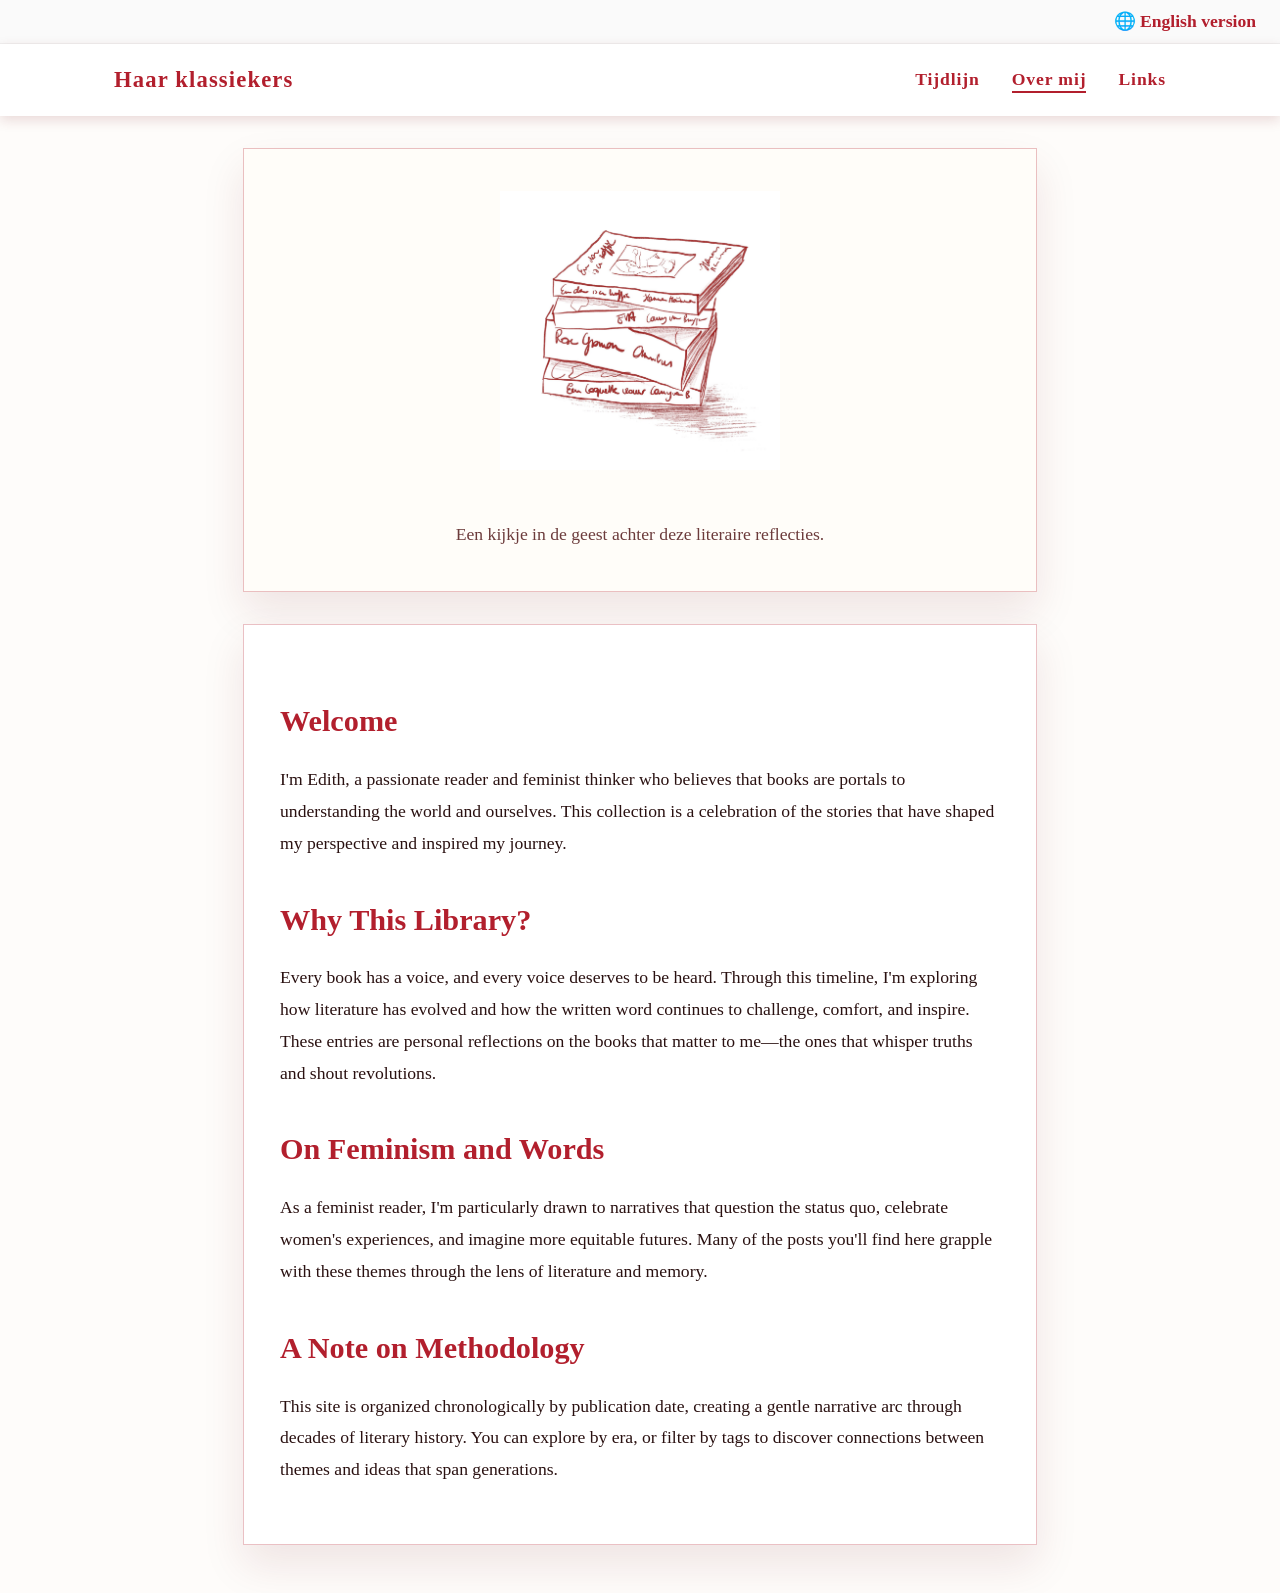
<file: about.html>
<!DOCTYPE html>
<html lang="en">
<head>
  <meta charset="UTF-8" />
  <meta name="viewport" content="width=device-width, initial-scale=1.0" />
  <title>Haar klassiekers</title>
  <link rel="stylesheet" href="styles.css" />
</head>
<body>
  <div class="lang-bar">
    <a class="lang-link" href="about_en.html" aria-label="English version">🌐 English version</a>
  </div>
  <nav class="navbar">
    <div class="navbar-content">
      <a class="navbar-title" href="index.html">Haar klassiekers</a>
      <ul class="nav-links">
        <li><a href="index.html" class="nav-link">Tijdlijn</a></li>
        <li><a href="about.html" class="nav-link active">Over mij</a></li>
        <li><a href="links.html" class="nav-link">Links</a></li>
      </ul>
    </div>
  </nav>
  <div class="page-shell">
    <header class="hero hero-about">
        <div class="hero-content">
        <img src="images/logo.png" alt="Haar klassiekers logo" class="hero-logo" />
        <p class="intro">Een kijkje in de geest achter deze literaire reflecties.</p>
      </div>
    </header>

    <main class="main-content about-page">
      <article class="content-card">
        <div class="content-body">
          <h2>Welcome</h2>
          <p>I'm Edith, a passionate reader and feminist thinker who believes that books are portals to understanding the world and ourselves. This collection is a celebration of the stories that have shaped my perspective and inspired my journey.</p>
          
          <h2>Why This Library?</h2>
          <p>Every book has a voice, and every voice deserves to be heard. Through this timeline, I'm exploring how literature has evolved and how the written word continues to challenge, comfort, and inspire. These entries are personal reflections on the books that matter to me—the ones that whisper truths and shout revolutions.</p>
          
          <h2>On Feminism and Words</h2>
          <p>As a feminist reader, I'm particularly drawn to narratives that question the status quo, celebrate women's experiences, and imagine more equitable futures. Many of the posts you'll find here grapple with these themes through the lens of literature and memory.</p>
          
          <h2>A Note on Methodology</h2>
          <p>This site is organized chronologically by publication date, creating a gentle narrative arc through decades of literary history. You can explore by era, or filter by tags to discover connections between themes and ideas that span generations.</p>
        </div>
      </article>
    </main>
  </div>
  <script src="scripts.js"></script>
</body>
</html>
</file>
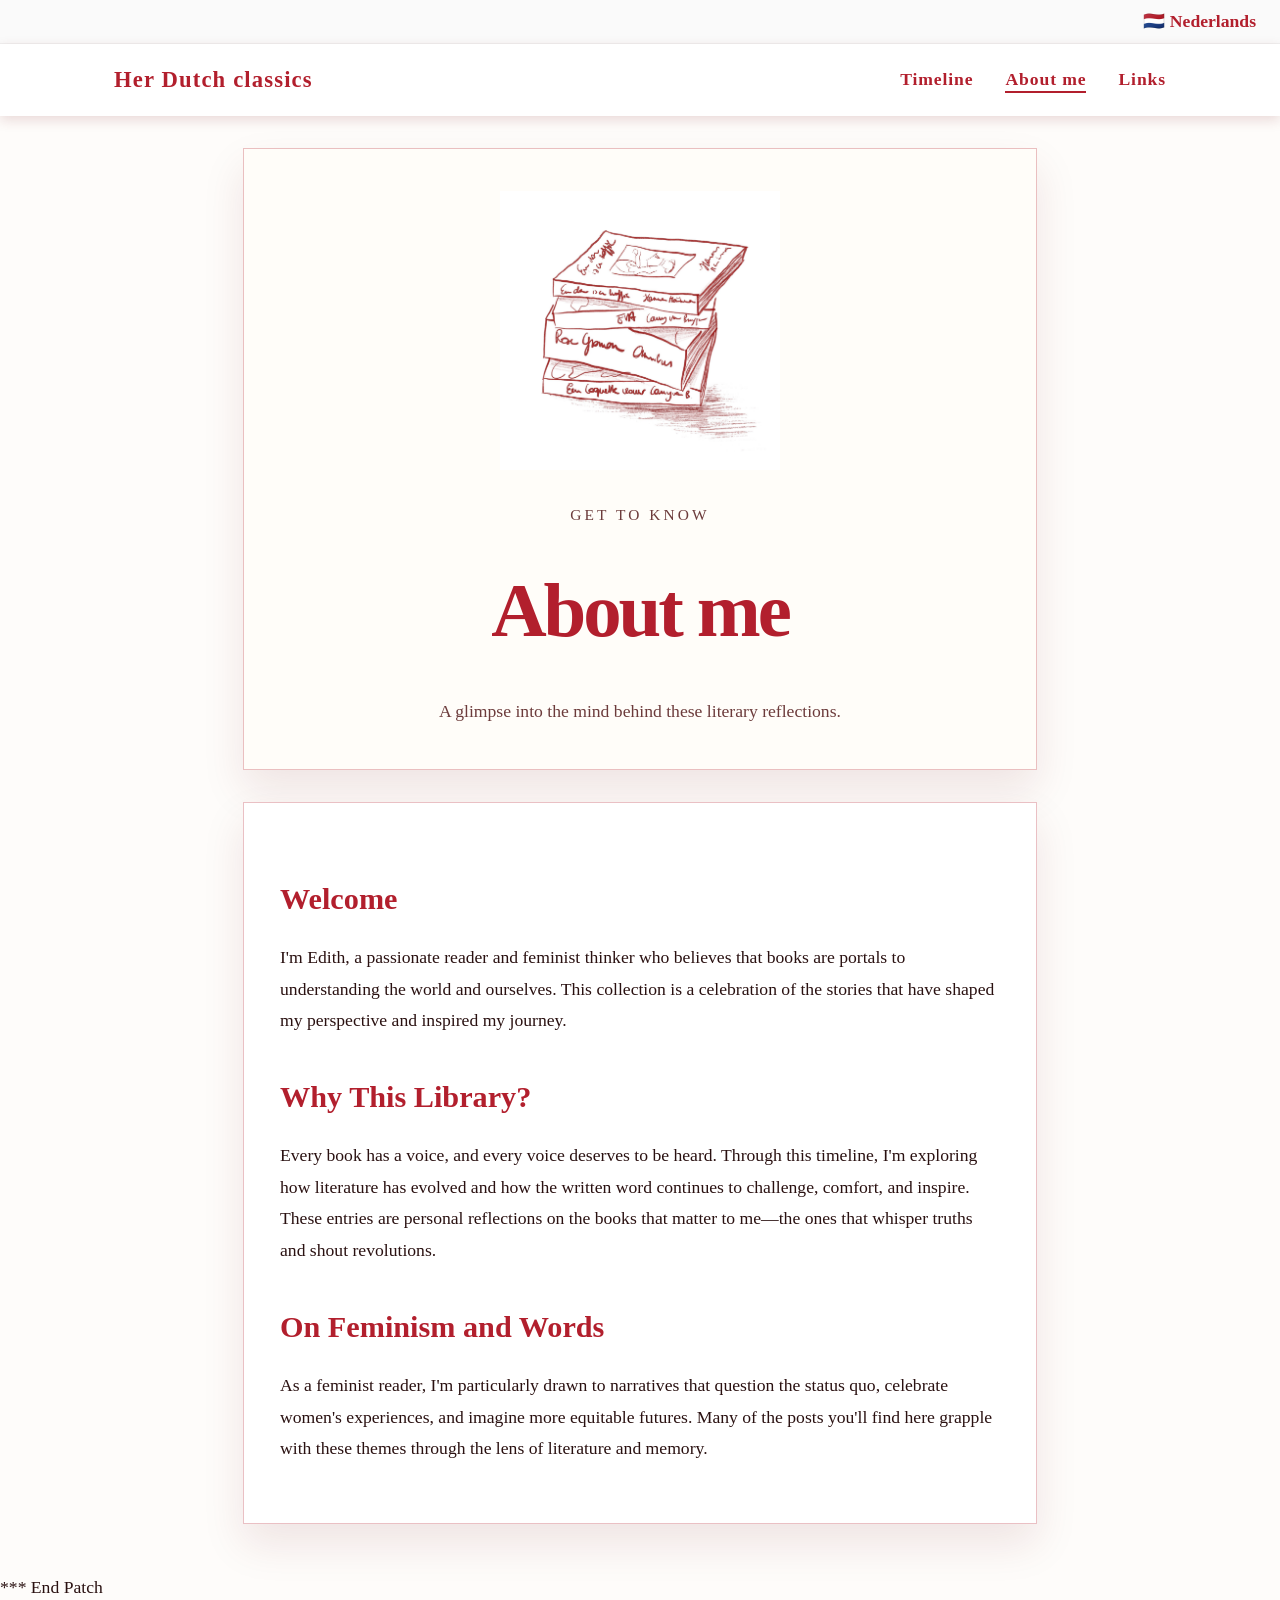
<file: about_en.html>
<!DOCTYPE html>
<html lang="en">
<head>
  <meta charset="UTF-8" />
  <meta name="viewport" content="width=device-width, initial-scale=1.0" />
  <title>Her Dutch classics</title>
  <link rel="stylesheet" href="styles.css" />
</head>
<body>
  <div class="lang-bar">
    <a class="lang-link" href="about.html" aria-label="Nederlands">🇳🇱 Nederlands</a>
  </div>
  <nav class="navbar">
    <div class="navbar-content">
      <a class="navbar-title" href="index_en.html">Her Dutch classics</a>
      <ul class="nav-links">
        <li><a href="index_en.html" class="nav-link">Timeline</a></li>
        <li><a href="about_en.html" class="nav-link active">About me</a></li>
        <li><a href="links_en.html" class="nav-link">Links</a></li>
      </ul>
    </div>
  </nav>
  <div class="page-shell">
    <header class="hero hero-about">
      <div class="hero-content">
        <img src="images/logo.png" alt="Her Dutch classics logo" class="hero-logo" />
        <p class="eyebrow">Get to Know</p>
        <h1>About me</h1>
        <p class="intro">A glimpse into the mind behind these literary reflections.</p>
      </div>
    </header>

    <main class="main-content about-page">
      <article class="content-card">
        <div class="content-body">
          <h2>Welcome</h2>
          <p>I'm Edith, a passionate reader and feminist thinker who believes that books are portals to understanding the world and ourselves. This collection is a celebration of the stories that have shaped my perspective and inspired my journey.</p>
          
          <h2>Why This Library?</h2>
          <p>Every book has a voice, and every voice deserves to be heard. Through this timeline, I'm exploring how literature has evolved and how the written word continues to challenge, comfort, and inspire. These entries are personal reflections on the books that matter to me—the ones that whisper truths and shout revolutions.</p>
          
          <h2>On Feminism and Words</h2>
          <p>As a feminist reader, I'm particularly drawn to narratives that question the status quo, celebrate women's experiences, and imagine more equitable futures. Many of the posts you'll find here grapple with these themes through the lens of literature and memory.</p>
        </div>
      </article>
    </main>
  </div>
  <script src="scripts.js"></script>
</body>
</html>
*** End Patch
</file>
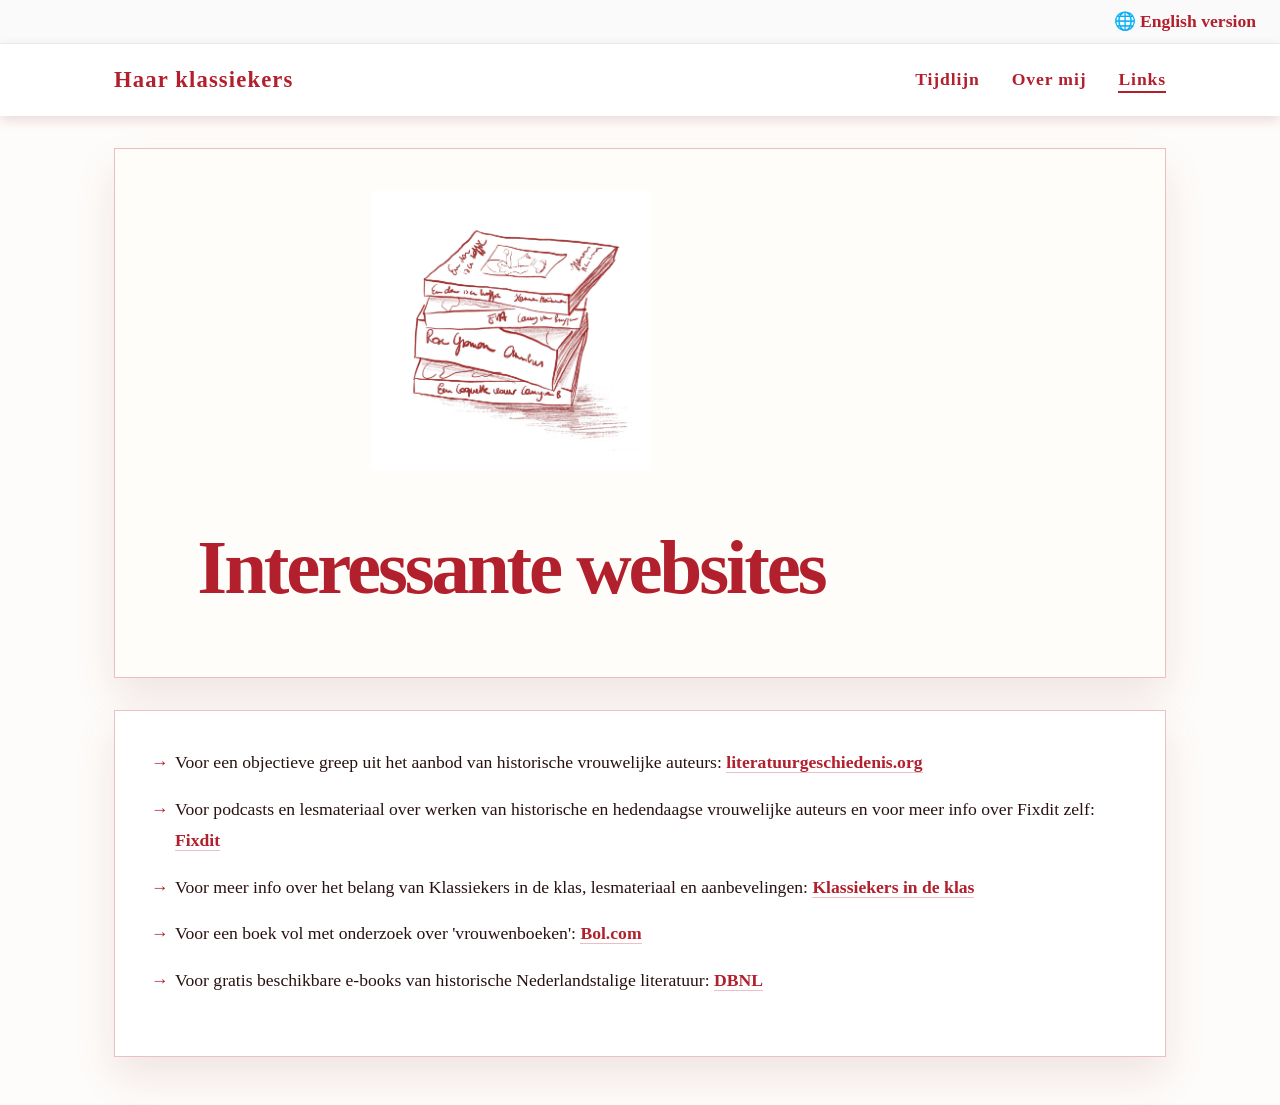
<file: links.html>
<!DOCTYPE html>
<html lang="en">
<head>
  <meta charset="UTF-8" />
  <meta name="viewport" content="width=device-width, initial-scale=1.0" />
  <title>Interessante websites</title>
  <link rel="stylesheet" href="styles.css" />
</head>
<body>
  <div class="lang-bar">
    <a class="lang-link" href="links_en.html" aria-label="English version">🌐 English version</a>
  </div>
  <nav class="navbar">
    <div class="navbar-content">
      <a class="navbar-title" href="index.html">Haar klassiekers</a>
      <ul class="nav-links">
        <li><a href="index.html" class="nav-link">Tijdlijn</a></li>
        <li><a href="about.html" class="nav-link">Over mij</a></li>
        <li><a href="links.html" class="nav-link active">Links</a></li>
      </ul>
    </div>
  </nav>
  <div class="page-shell">
    <header class="hero hero-links">
      <div class="hero-content">
        <img src="images/logo.png" alt="Haar klassiekers logo" class="hero-logo" />
        <h1>Interessante websites</h1>
      </div>
    </header>

    <main class="main-content links-page">
      <article class="content-card">
        <div class="content-body">
          <ul class="links-list">
            <li>Voor een objectieve greep uit het aanbod van historische vrouwelijke auteurs: <a href="https://www.literatuurgeschiedenis.org/selecties/gender-en-identiteit" class="content-link">literatuurgeschiedenis.org</a></li>
            <li>Voor podcasts en lesmateriaal over werken van historische en hedendaagse vrouwelijke auteurs en voor meer info over Fixdit zelf: <a href="https://fixdit.nu/" class="content-link">Fixdit</a></li>
            <li>Voor meer info over het belang van Klassiekers in de klas, lesmateriaal en aanbevelingen: <a href="https://klassiekersindeklas.nl/" class="content-link">Klassiekers in de klas</a></li>
            <li>Voor een boek vol met onderzoek over 'vrouwenboeken': <a href="https://www.bol.com/be/nl/f/-/9200000132212743/" class="content-link">Bol.com</a></li>
            <li>Voor gratis beschikbare e-books van historische Nederlandstalige literatuur: <a href="https://www.dbnl.org/letterkunde/ebooks/index.php" class="content-link">DBNL</a></li>
          </ul>
        </div>
      </article>
    </main>
  </div>
  <script src="scripts.js"></script>
</body>
</html>
</file>
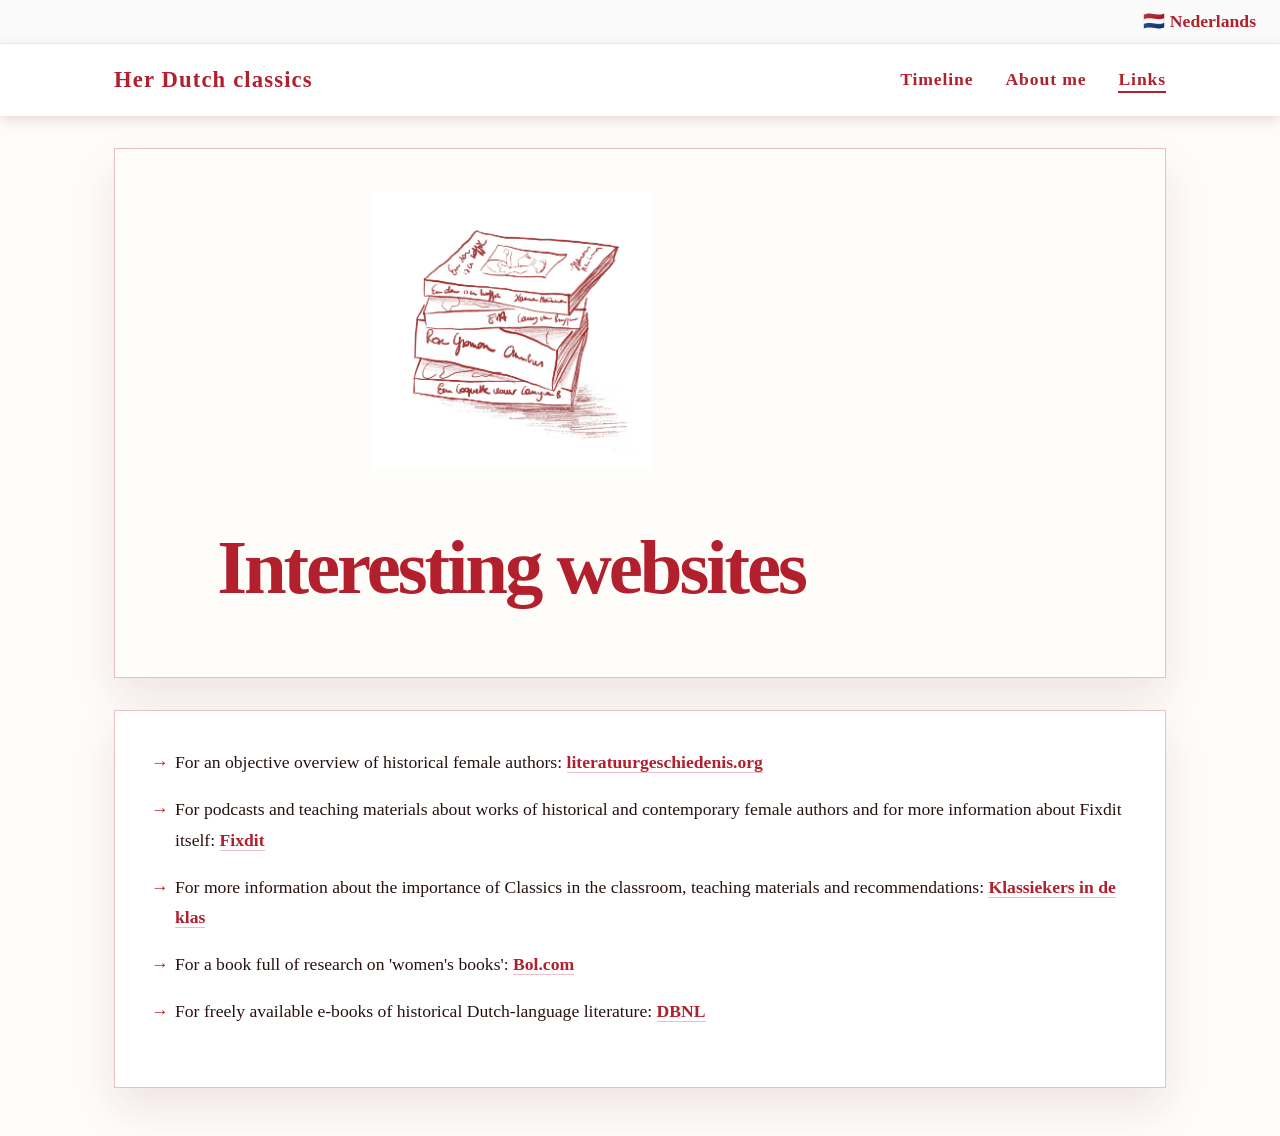
<file: links_en.html>
<!DOCTYPE html>
<html lang="en">
<head>
  <meta charset="UTF-8" />
  <meta name="viewport" content="width=device-width, initial-scale=1.0" />
  <title>Interesting websites</title>
  <link rel="stylesheet" href="styles.css" />
</head>
<body>
  <div class="lang-bar">
    <a class="lang-link" href="links.html" aria-label="Nederlands">🇳🇱 Nederlands</a>
  </div>
  <nav class="navbar">
    <div class="navbar-content">
      <a class="navbar-title" href="index_en.html">Her Dutch classics</a>
      <ul class="nav-links">
        <li><a href="index_en.html" class="nav-link">Timeline</a></li>
        <li><a href="about_en.html" class="nav-link">About me</a></li>
        <li><a href="links_en.html" class="nav-link active">Links</a></li>
      </ul>
    </div>
  </nav>
  <div class="page-shell">
    <header class="hero hero-links">
      <div class="hero-content">
        <img src="images/logo.png" alt="Her Dutch classics logo" class="hero-logo" />
        <h1>Interesting websites</h1>
      </div>
    </header>

    <main class="main-content links-page">
      <article class="content-card">
        <div class="content-body">
          <ul class="links-list">
            <li>For an objective overview of historical female authors: <a href="https://www.literatuurgeschiedenis.org/selecties/gender-en-identiteit" class="content-link">literatuurgeschiedenis.org</a></li>
            <li>For podcasts and teaching materials about works of historical and contemporary female authors and for more information about Fixdit itself: <a href="https://fixdit.nu/" class="content-link">Fixdit</a></li>
            <li>For more information about the importance of Classics in the classroom, teaching materials and recommendations: <a href="https://klassiekersindeklas.nl/" class="content-link">Klassiekers in de klas</a></li>
            <li>For a book full of research on 'women's books': <a href="https://www.bol.com/be/nl/f/-/9200000132212743/" class="content-link">Bol.com</a></li>
            <li>For freely available e-books of historical Dutch-language literature: <a href="https://www.dbnl.org/letterkunde/ebooks/index.php" class="content-link">DBNL</a></li>
          </ul>
        </div>
      </article>
    </main>
  </div>
  <script src="scripts.js"></script>
</body>
</html>
</file>
<file: styles.css>
:root {
  color-scheme: light;
  --bg: #fefcfa;
  --panel: #fffdf9;
  --text: #2a1111;
  --muted: #6c3b3b;
  --accent: #b21f2d;
  --accent-soft: #f7dfe1;
  --border: rgba(178, 31, 45, 0.28);
  --shadow: 0 20px 40px rgba(112, 19, 29, 0.1);
}

* {
  box-sizing: border-box;
}

html, body {
  margin: 0;
  min-height: 100%;
  font-family: Baskerville, "Palatino Linotype", "Book Antiqua", Georgia, serif;
  font-size: 1.05rem;
  background-color: var(--bg);
  color: var(--text);
}

*, *::before, *::after {
  border-radius: 0 !important;
}

body {
  line-height: 1.75;
  display: flex;
  flex-direction: column;
}

.navbar {
  background-color: #fff;
  box-shadow: 0 4px 12px rgba(112, 19, 29, 0.15);
  position: sticky;
  top: 0;
  z-index: 100;
}

.navbar-content {
  max-width: 1100px;
  margin: 0 auto;
  padding: 16px 24px;
  display: flex;
  justify-content: space-between;
  align-items: center;
}

.navbar-title {
  font-size: 1.35rem;
  font-weight: 800;
  color: var(--accent);
  letter-spacing: 0.05em;
  text-decoration: none;
}

.lang-bar {
  background-color: #fafafa;
  border-bottom: 1px solid rgba(0,0,0,0.04);
  text-align: right;
}

.lang-bar .lang-link {
  display: inline-block;
  margin: 6px 24px;
  color: var(--accent);
  text-decoration: none;
  font-weight: 600;
}

.hero-logo {
  width: 280px;
  height: 280px;
  object-fit: contain;
  margin: 0 auto 30px;
  display: block;
}

.hero-content {
  display: flex;
  flex-direction: column;
  align-items: center;
  justify-content: center;
  text-align: center;
}

.post-logo-container {
  display: flex;
  justify-content: center;
  align-items: center;
  padding: 40px 0;
  background-color: var(--bg);
}

.nav-links {
  display: flex;
  list-style: none;
  margin: 0;
  padding: 0;
  gap: 32px;
}

.nav-link {
  color: var(--accent);
  text-decoration: none;
  font-weight: 600;
  font-size: 1.05rem;
  letter-spacing: 0.05em;
  transition: color 0.3s ease;
  position: relative;
}

.nav-link:hover {
  color: var(--text);
}

.nav-link.active {
  color: var(--accent);
  border-bottom: 2px solid var(--accent);
  padding-bottom: 2px;
}

.page-shell {
  max-width: 1100px;
  margin: 0 auto;
  padding: 32px 24px 48px;
}

.hero {
  border: 1px solid var(--border);
  border-radius: 32px;
  padding: 42px 36px;
  background-color: var(--panel);
  box-shadow: var(--shadow);
  margin-bottom: 32px;
}

.hero-timeline {
  background-color: var(--bg);
  border: 1px solid var(--border);
  box-shadow: var(--shadow);
}

.hero-post {
  background-color: var(--panel);
}

.hero-about {
  background-color: var(--panel);
}

.hero-links {
  background-color: var(--panel);
}

.hero-content {
  max-width: 720px;
}

.hero-timeline .hero-content {
  max-width: none;
  text-align: center;
}

.hero-logo-space {
  width: 148px;
  height: 72px;
  margin-bottom: 24px;
  margin-left: auto;
  margin-right: auto;
  border: 1px dashed var(--border);
  background: var(--bg);
}

.eyebrow {
  margin: 0 0 16px;
  font-size: 0.92rem;
  letter-spacing: 0.2em;
  text-transform: uppercase;
  color: var(--muted);
}

.hero h1 {
  margin: 0;
  font-size: clamp(3.2rem, 6vw, 5.4rem);
  font-weight: 900;
  letter-spacing: -0.04em;
  color: var(--accent);
}

.intro {
  margin: 18px 0 0;
  color: var(--muted);
  max-width: 680px;
}

.main-content {
  display: grid;
  gap: 28px;
}

.timeline-panel {
  position: relative;
  display: grid;
  gap: 24px;
}

.timeline-line {
  position: absolute;
  left: 54px;
  top: 26px;
  bottom: 0;
  width: 4px;
  background: var(--accent);
  border-radius: 999px;
}

.timeline-item {
  position: relative;
  padding-left: 110px;
}

.timeline-item::before {
  content: "";
  position: absolute;
  left: 44px;
  top: 18px;
  width: 24px;
  height: 24px;
  border-radius: 50%;
  background: var(--panel);
  border: 2px solid var(--accent);
}

.stamp {
  position: absolute;
  left: 12px;
  top: 12px;
  display: inline-flex;
  align-items: center;
  justify-content: center;
  min-width: 88px;
  padding: 10px 8px;
  border-radius: 18px;
  background: var(--panel);
  border: 1px solid var(--border);
  color: var(--accent);
  font-weight: 700;
  letter-spacing: 0.08em;
  text-transform: uppercase;
  font-size: 0.82rem;
}

.timeline-card {
  border: 2px solid var(--accent);
  border-radius: 24px;
  padding: 24px 26px;
  background: #fff;
  box-shadow: var(--shadow);
}

.review-header {
  display: flex;
  align-items: flex-start;
  justify-content: flex-start;
  gap: 20px;
  min-height: 128px;
}

.review-header h2 {
  margin-bottom: 4px;
}

.review-author {
  margin: 0;
  color: var(--accent) !important;
  font-size: 0.9rem;
  font-weight: 700;
}

.cover-slot {
  flex: 0 0 72px;
  width: 72px;
  height: 104px;
  border: 1px dashed var(--border);
  background: var(--panel);
  overflow: hidden;
}

.cover-slot img {
  display: block;
  width: 100%;
  height: 100%;
  object-fit: cover;
}

.timeline-card h2 {
  margin: 0 0 12px;
  font-size: 1.5rem;
  color: var(--text);
}

.timeline-card p {
  margin: 0 0 20px;
  color: var(--muted);
}

.timeline-card a {
  color: var(--accent);
  text-decoration: none;
  font-weight: 700;
  border-bottom: 1px solid var(--border);
}

.post-page {
  display: grid;
  gap: 24px;
}

.post-heading {
  max-width: 820px;
  margin: 0 auto;
  width: 100%;
  text-align: center;
}

.post-heading h1 {
  margin: 0;
  color: var(--accent);
  font-size: clamp(2.6rem, 5vw, 4.8rem);
  font-weight: 800;
  line-height: 1.1;
}

.post-subtitle {
  margin: 14px auto 0;
  color: #000;
  font-size: 1.2rem;
  font-weight: 700;
  line-height: 1.5;
  max-width: 720px;
}

.post-heading .post-tags {
  justify-content: center;
}

.about-page {
  display: grid;
  gap: 24px;
}

.links-page {
  display: grid;
  gap: 24px;
}

.post-image-container {
  width: 100%;
  max-width: 360px;
  height: 450px;
  margin: 0 auto 28px;
  background: var(--panel);
  overflow: hidden;
  box-shadow: var(--shadow);
}

.post-image {
  width: 100%;
  height: 450px;
  display: block;
  object-fit: cover;
}

.post-card {
  width: 100%;
  max-width: 820px;
  margin: 0 auto;
  border: 1px solid var(--border);
  border-radius: 36px;
  background: #fff;
  padding: 36px;
  box-shadow: var(--shadow);
}

.content-card {
  border: 1px solid var(--border);
  border-radius: 36px;
  background: #fff;
  padding: 36px;
  box-shadow: var(--shadow);
}

.post-ratings-section {
  margin: 32px 0;
  padding: 28px 0;
  border-top: 1px solid var(--border);
  border-bottom: 1px solid var(--border);
}

.ratings-container {
  width: 100%;
}

.ratings-title {
  margin: 0 0 24px;
  font-size: 1.3rem;
  color: var(--accent);
  letter-spacing: 0.05em;
  font-weight: 700;
}

.ratings-grid {
  display: grid;
  grid-template-columns: repeat(auto-fit, minmax(200px, 1fr));
  gap: 28px;
  max-width: 720px;
}

.rating-item {
  display: flex;
  flex-direction: column;
  gap: 10px;
}

.rating-label {
  font-size: 0.95rem;
  font-weight: 600;
  color: var(--accent);
  letter-spacing: 0.05em;
}

.rating-bar {
  position: relative;
  height: 24px;
  background: rgba(178, 31, 45, 0.08);
  border: 1px solid var(--border);
  border-radius: 12px;
  overflow: hidden;
}

.rating-line {
  position: absolute;
  top: 0;
  width: 3px;
  height: 100%;
  background: var(--accent);
  border-radius: 2px;
  transition: left 0.3s ease;
}

.rating-value {
  font-size: 0.85rem;
  color: var(--muted);
  font-weight: 500;
}

.content-body p {
  margin: 0 0 22px;
  max-width: 720px;
  color: var(--text);
  line-height: 1.8;
}

.content-body h2 {
  margin: 34px 0 16px;
  font-size: 1.8rem;
  color: var(--accent);
}

.links-list {
  list-style: none;
  padding: 0;
  margin: 0 0 24px;
}

.links-list li {
  margin: 0 0 16px;
  padding-left: 24px;
  position: relative;
  color: var(--text);
}

.links-list li::before {
  content: "→";
  position: absolute;
  left: 0;
  color: var(--accent);
  font-weight: 700;
}

.content-link {
  color: var(--accent);
  text-decoration: none;
  font-weight: 600;
  border-bottom: 1px solid var(--border);
  transition: all 0.2s ease;
}

.content-link:hover {
  border-bottom-color: var(--accent);
  color: var(--text);
}

.post-body p {
  margin: 0 0 22px;
  max-width: 720px;
  color: var(--text);
}

.post-body h2 {
  margin: 34px 0 16px;
  font-size: 1.8rem;
}

.post-body blockquote {
  margin: 28px 0;
  padding: 22px 26px;
  border-left: 4px solid var(--accent);
  background: rgba(235, 225, 211, 0.45);
  color: var(--muted);
  font-style: italic;
}

.review-quotes {
  margin-top: 52px;
  padding-top: 32px;
  padding-bottom: 56px;
  border-top: 2px solid var(--accent);
}

.review-quotes h2 {
  margin: 0 0 24px;
  color: #000;
  font-size: 1.8rem;
}

.review-quotes blockquote {
  margin: 0 0 18px;
  padding: 18px 0;
  color: #000;
  font-size: 1.3rem;
  font-weight: 800;
  font-style: italic;
  line-height: 1.55;
  text-align: center;
}

.review-quotes blockquote:last-child {
  margin-bottom: 0;
}

.meta {
  margin: 16px 0 0;
  color: var(--muted);
}

.post-tags {
  margin-top: 20px;
  display: flex;
  flex-wrap: wrap;
  gap: 10px;
}

.tag-badge {
  display: inline-flex;
  align-items: center;
  justify-content: center;
  padding: 8px 14px;
  background: var(--accent-soft);
  color: var(--accent);
  border-radius: 20px;
  text-decoration: none;
  font-size: 0.9rem;
  font-weight: 600;
  letter-spacing: 0.05em;
  transition: all 0.2s ease;
  border: 1px solid var(--border);
}

.tag-badge:hover {
  background: var(--accent);
  color: #fff;
  transform: translateY(-1px);
}

.tag-filter {
  background: var(--panel);
  border: 1px solid var(--border);
  border-radius: 24px;
  padding: 24px 26px;
  box-shadow: var(--shadow);
  margin-bottom: 12px;
}

.filter-controls {
  display: flex;
  align-items: center;
  justify-content: space-between;
  gap: 16px;
  margin-bottom: 20px;
}

.sort-filter {
  min-width: 160px;
  padding: 10px 34px 10px 12px;
  border: 1px solid var(--border);
  border-radius: 8px;
  background: #fff;
  color: var(--text);
  font: inherit;
  font-size: 0.9rem;
}

.filter-label {
  margin: 0 0 16px;
  font-size: 0.95rem;
  font-weight: 600;
  color: var(--accent);
  letter-spacing: 0.05em;
}

.tag-buttons {
  display: flex;
  flex-wrap: wrap;
  gap: 12px;
}

.tag-button {
  display: inline-flex;
  align-items: center;
  justify-content: center;
  padding: 10px 18px;
  background: #fff;
  color: var(--accent);
  border: 1px solid var(--border);
  border-radius: 22px;
  text-decoration: none;
  font-size: 0.9rem;
  font-weight: 600;
  letter-spacing: 0.05em;
  transition: all 0.2s ease;
  cursor: pointer;
}

.tag-button:hover {
  border-color: var(--accent);
  background: rgba(178, 31, 45, 0.08);
}

.tag-button.active {
  background: var(--accent);
  color: #fff;
  border-color: var(--accent);
}

.post-footer {
  margin-top: 32px;
}

.button {
  display: inline-flex;
  align-items: center;
  justify-content: center;
  padding: 14px 24px;
  background: var(--accent);
  color: #fff;
  border-radius: 999px;
  text-decoration: none;
  font-weight: 700;
  transition: transform 0.2s ease, box-shadow 0.2s ease;
}

.button:hover {
  transform: translateY(-1px);
  box-shadow: 0 14px 30px rgba(168, 124, 105, 0.25);
}

@media (max-width: 760px) {
  .page-shell {
    padding: 24px 18px 32px;
  }

  .navbar-content {
    flex-direction: column;
    gap: 16px;
    padding: 12px 24px;
  }

  .navbar-title {
    font-size: 1.1rem;
  }

  .nav-links {
    gap: 20px;
  }

  .nav-link {
    font-size: 1rem;
  }

  .timeline-item {
    padding-left: 96px;
  }

  .timeline-line {
    left: 44px;
  }

  .timeline-item::before {
    left: 34px;
  }

  .stamp {
    left: 12px;
  }

  .tag-buttons {
    flex-wrap: wrap;
  }

  .tag-button {
    padding: 8px 14px;
    font-size: 0.85rem;
  }

  .post-tags {
    gap: 8px;
  }

  .tag-badge {
    padding: 6px 12px;
    font-size: 0.85rem;
  }

  .post-card,
  .content-card {
    padding: 24px;
    border-radius: 24px;
  }

  .post-body h2,
  .content-body h2 {
    font-size: 1.5rem;
    margin: 24px 0 12px;
  }

  .post-body p,
  .content-body p {
    font-size: 1rem;
  }

  .post-image-container {
    height: 400px;
    max-width: 320px;
    margin: 0 auto 20px;
    border-radius: 20px;
  }

  .post-image {
    height: 400px;
  }

  .ratings-grid {
    grid-template-columns: 1fr;
    gap: 20px;
  }

  .rating-bar {
    height: 20px;
  }

  .ratings-title {
    font-size: 1.1rem;
    margin: 0 0 20px;
  }
}
</file>
